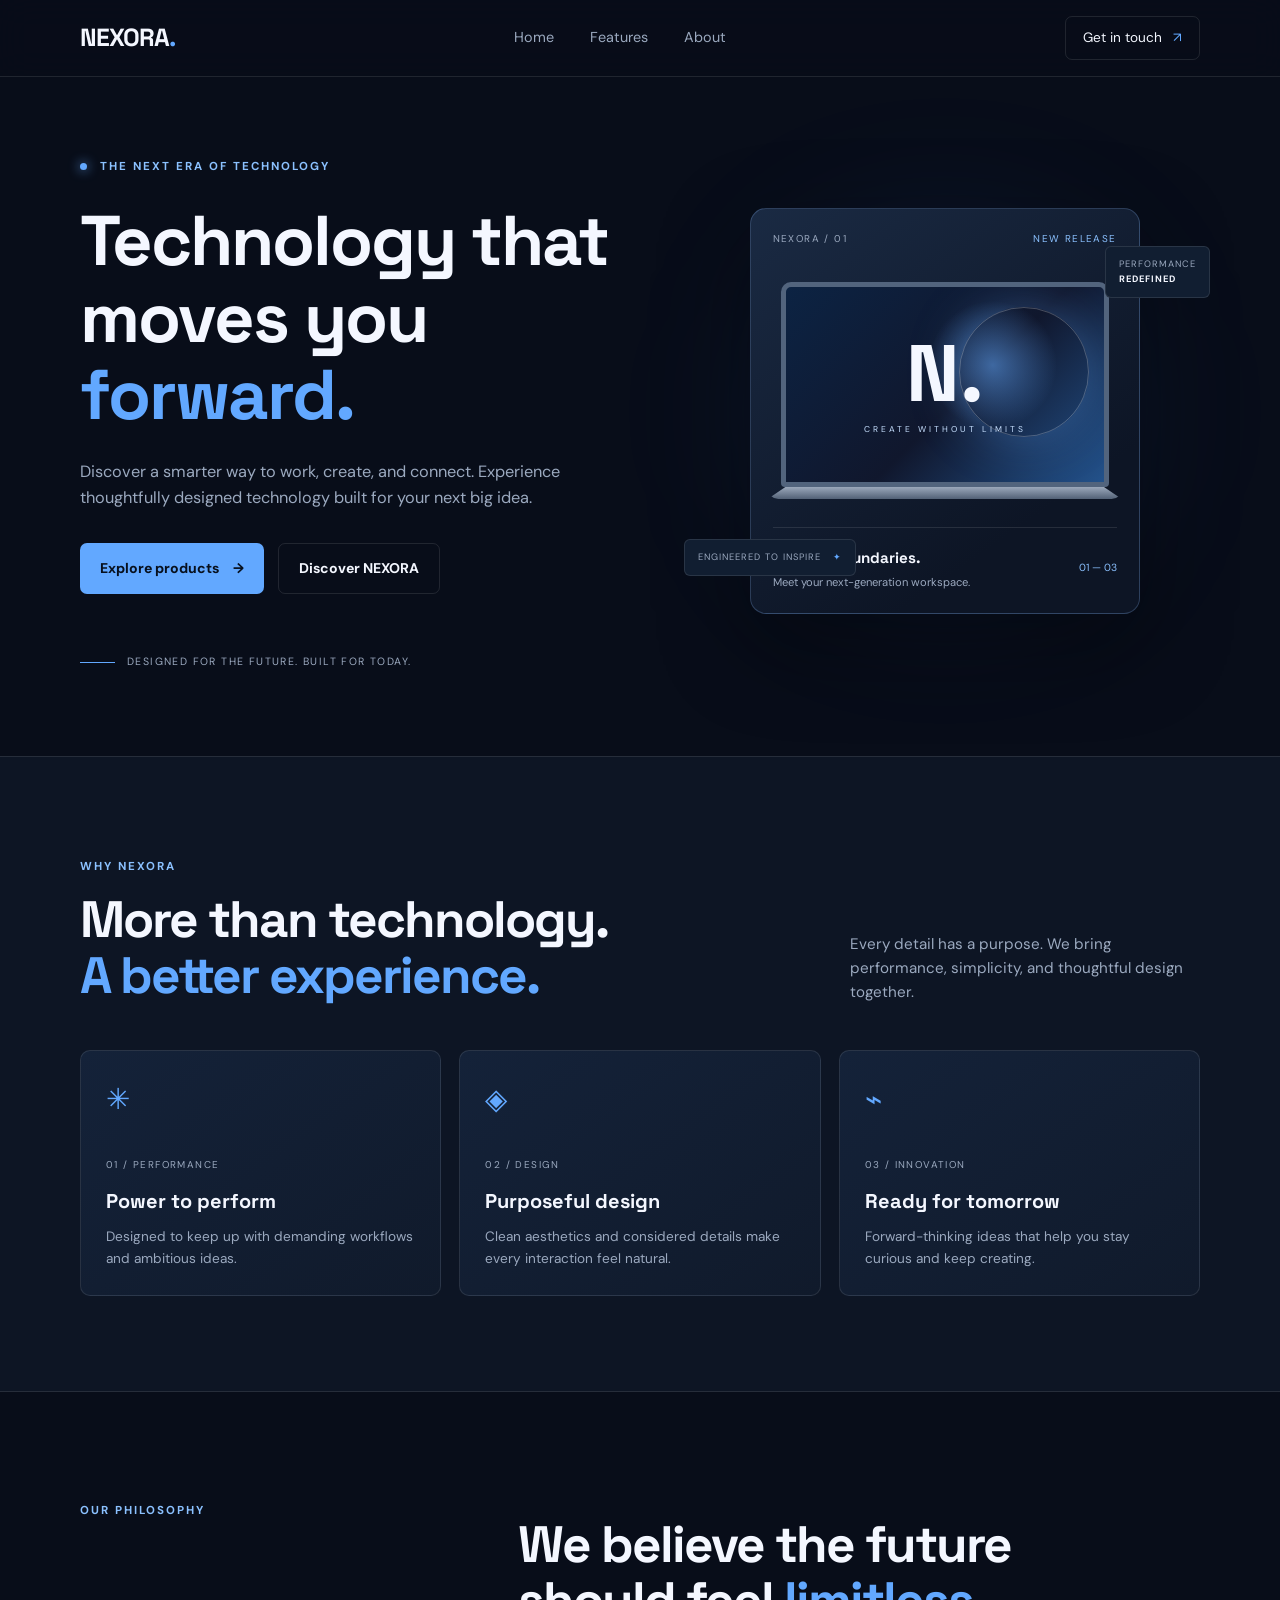
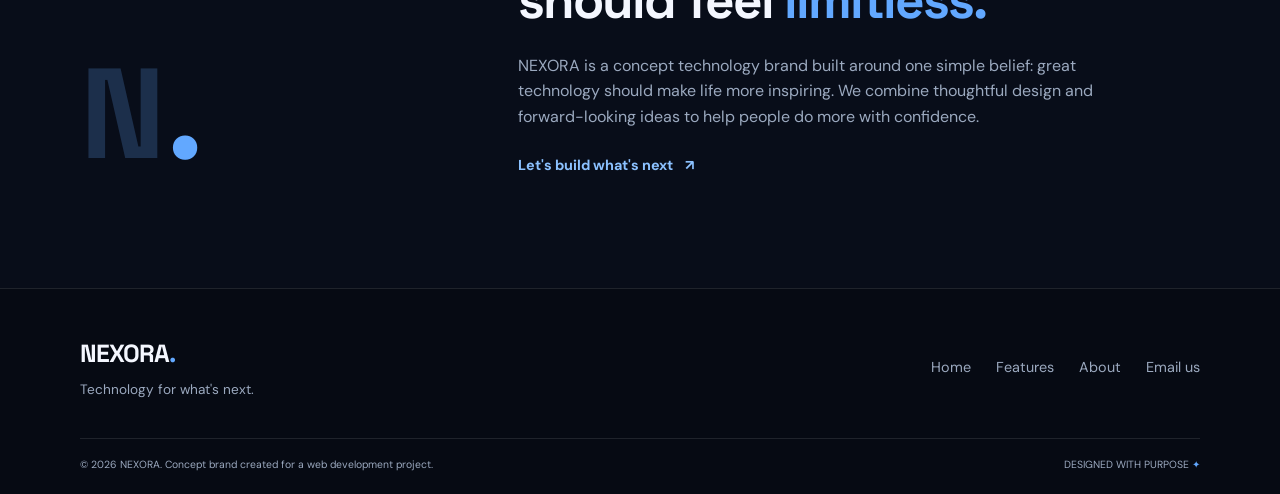
<file: index.html>
<!DOCTYPE html>
<html lang="en">
<head>
  <meta charset="UTF-8">
  <meta name="viewport" content="width=device-width, initial-scale=1.0">
  <meta name="description" content="NEXORA — technology designed for what's next.">
  <title>NEXORA | Technology for What's Next</title>
  <link rel="preconnect" href="https://fonts.googleapis.com">
  <link rel="preconnect" href="https://fonts.gstatic.com" crossorigin>
  <link href="https://fonts.googleapis.com/css2?family=DM+Sans:wght@400;500;600;700&family=Space+Grotesk:wght@400;500;600;700&display=swap" rel="stylesheet">
  <link rel="stylesheet" href="style.css">
</head>
<body>

  <!-- Navigation -->
  <header class="site-header">
    <nav class="navbar container">
      <a href="#home" class="logo">NEXORA<span>.</span></a>

      <div class="nav-links">
        <a href="#home">Home</a>
        <a href="#features">Features</a>
        <a href="#about">About</a>
      </div>

      <a href="#contact" class="nav-cta">Get in touch <span>↗</span></a>
    </nav>
  </header>

  <main>
    <!-- Hero Section -->
    <section class="hero container" id="home">
      <div class="hero-content">
        <span class="eyebrow">
          <span class="status-dot"></span>
          THE NEXT ERA OF TECHNOLOGY
        </span>

        <h1>Technology that moves you <span>forward.</span></h1>

        <p class="hero-description">
          Discover a smarter way to work, create, and connect.
          Experience thoughtfully designed technology built for your next big idea.
        </p>

        <div class="hero-actions">
          <a href="#features" class="button button-primary">
            Explore products <span>→</span>
          </a>
          <a href="#about" class="button button-secondary">Discover NEXORA</a>
        </div>

        <div class="hero-note">
          <span class="note-line"></span>
          DESIGNED FOR THE FUTURE. BUILT FOR TODAY.
        </div>
      </div>

      <div class="hero-visual">
        <div class="visual-glow"></div>
        <div class="orbit orbit-one"></div>
        <div class="orbit orbit-two"></div>

        <div class="product-card">
          <div class="product-top">
            <span>NEXORA / 01</span>
            <span class="product-status">NEW RELEASE</span>
          </div>

          <div class="device-art">
            <div class="device-screen">
              <div class="screen-mark">N.</div>
              <div class="screen-caption">CREATE WITHOUT LIMITS</div>
              <div class="screen-orb"></div>
            </div>
            <div class="device-base"></div>
          </div>

          <div class="product-bottom">
            <div>
              <strong>Beyond boundaries.</strong>
              <p>Meet your next-generation workspace.</p>
            </div>
            <span class="product-number">01 — 03</span>
          </div>
        </div>

        <div class="floating-label label-top">PERFORMANCE <strong>REDEFINED</strong></div>
        <div class="floating-label label-bottom">ENGINEERED TO INSPIRE <span>✦</span></div>
      </div>
    </section>

    <!-- Features Section -->
    <section class="features-section" id="features">
      <div class="container">
        <div class="section-heading">
          <div>
            <span class="eyebrow">WHY NEXORA</span>
            <h2>More than technology.<br><span>A better experience.</span></h2>
          </div>
          <p>
            Every detail has a purpose. We bring performance,
            simplicity, and thoughtful design together.
          </p>
        </div>

        <div class="feature-grid">
          <article class="feature-card">
            <div class="feature-icon">✳</div>
            <span class="feature-index">01 / PERFORMANCE</span>
            <h3>Power to perform</h3>
            <p>Designed to keep up with demanding workflows and ambitious ideas.</p>
          </article>

          <article class="feature-card">
            <div class="feature-icon">◈</div>
            <span class="feature-index">02 / DESIGN</span>
            <h3>Purposeful design</h3>
            <p>Clean aesthetics and considered details make every interaction feel natural.</p>
          </article>

          <article class="feature-card">
            <div class="feature-icon">⌁</div>
            <span class="feature-index">03 / INNOVATION</span>
            <h3>Ready for tomorrow</h3>
            <p>Forward-thinking ideas that help you stay curious and keep creating.</p>
          </article>
        </div>
      </div>
    </section>

    <!-- About Section -->
    <section class="about-section container" id="about">
      <div class="about-label">
        <span class="eyebrow">OUR PHILOSOPHY</span>
        <span class="about-symbol">N<span>.</span></span>
      </div>

      <div class="about-content">
        <h2>We believe the future should feel <span>limitless.</span></h2>
        <p>
          NEXORA is a concept technology brand built around one simple belief:
          great technology should make life more inspiring. We combine thoughtful
          design and forward-looking ideas to help people do more with confidence.
        </p>
        <a href="#contact" class="text-link">Let's build what's next <span>↗</span></a>
      </div>
    </section>
  </main>

  <!-- Footer -->
  <footer class="site-footer" id="contact">
    <div class="container footer-main">
      <div>
        <a href="#home" class="logo footer-logo">NEXORA<span>.</span></a>
        <p>Technology for what's next.</p>
      </div>

      <div class="footer-links">
        <a href="#home">Home</a>
        <a href="#features">Features</a>
        <a href="#about">About</a>
        <a href="mailto:hello@example.com">Email us</a>
      </div>
    </div>

    <div class="container footer-bottom">
      <span>© 2026 NEXORA. Concept brand created for a web development project.</span>
      <span>DESIGNED WITH PURPOSE <span class="footer-star">✦</span></span>
    </div>
  </footer>

</body>
</html>
</file>
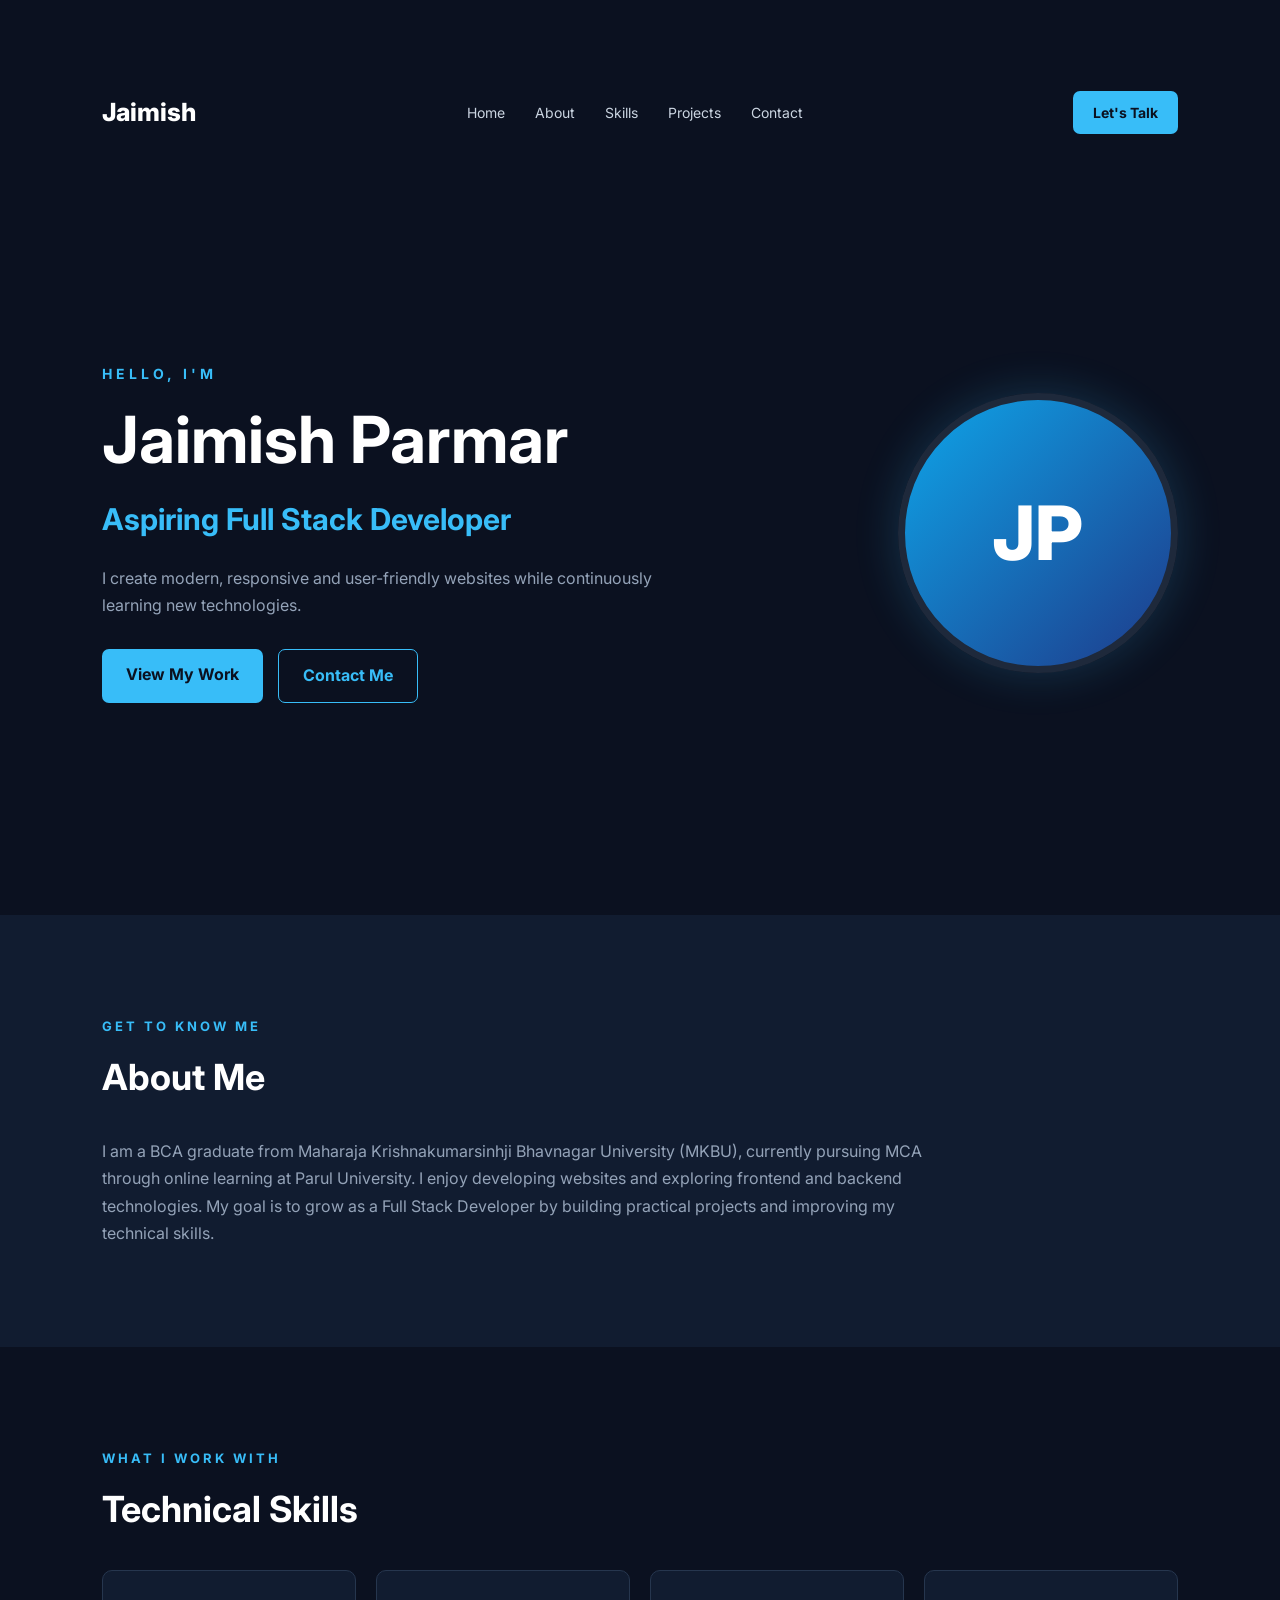
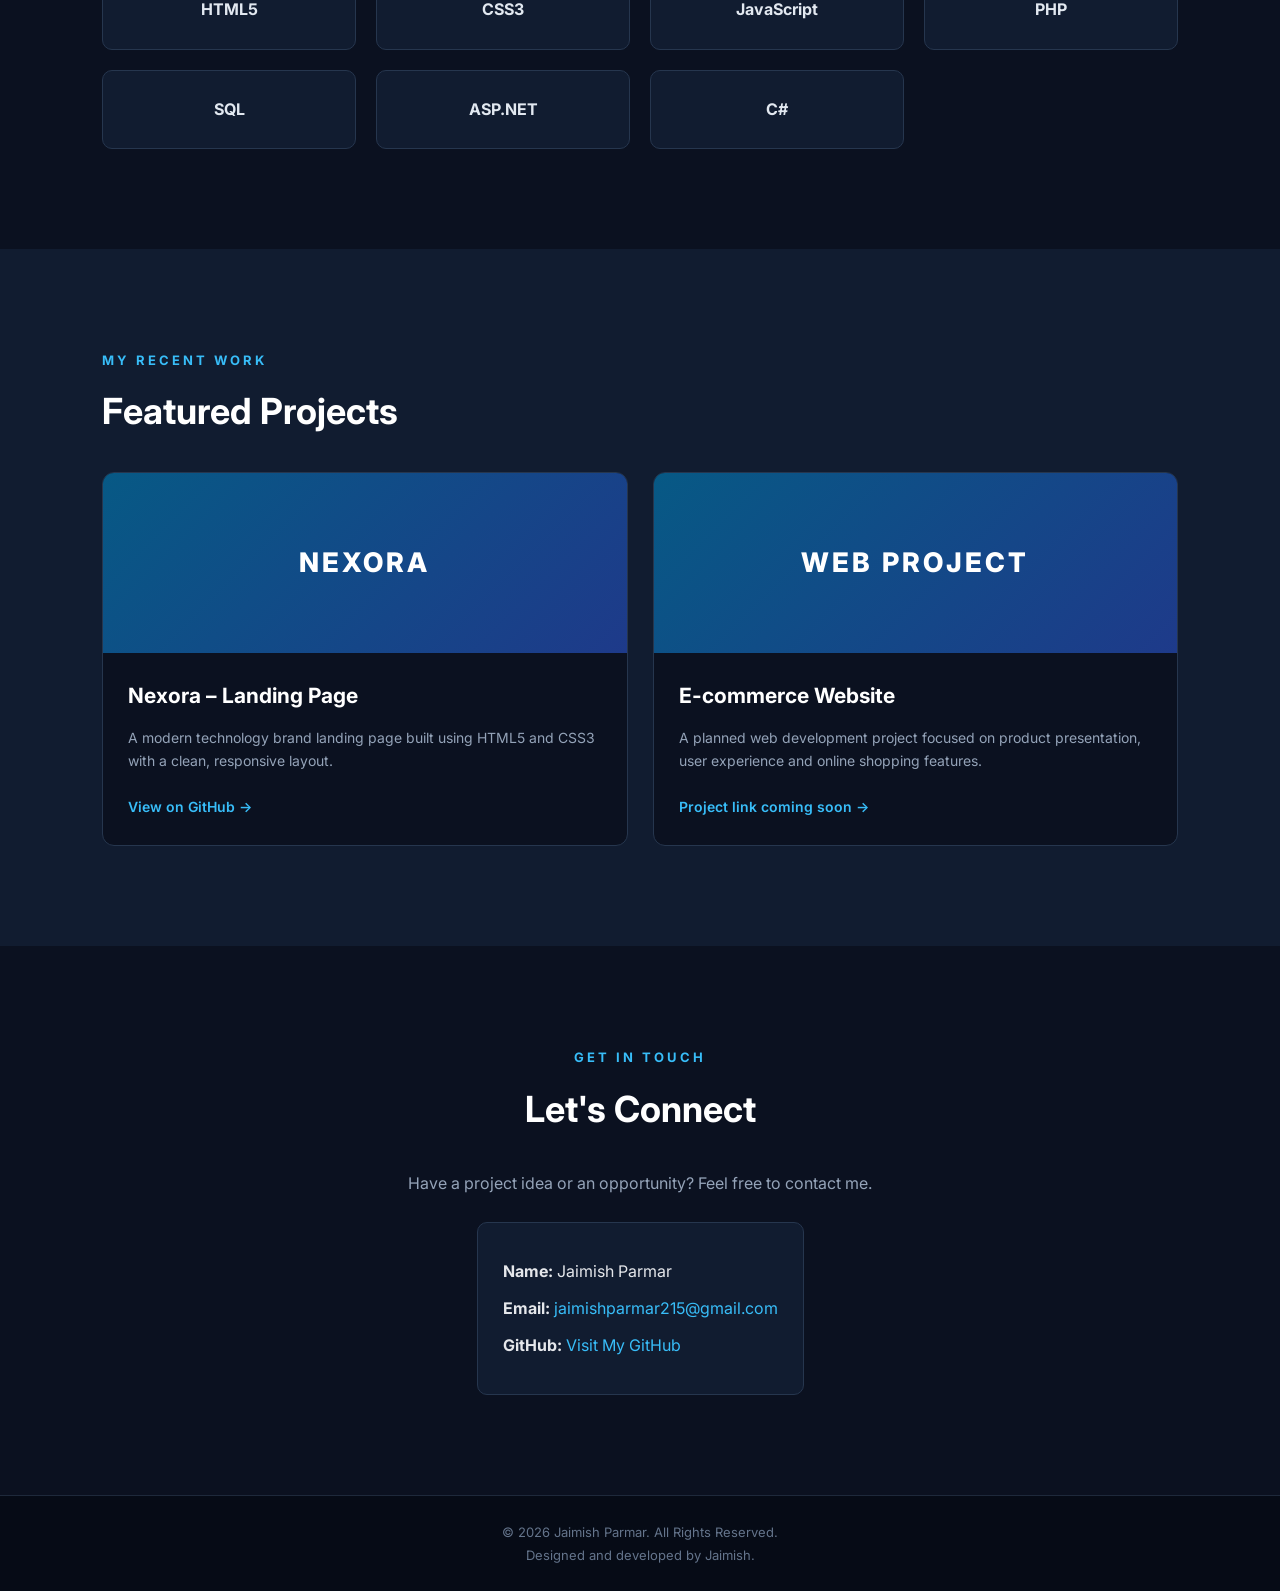
<file: WebDev-L1-PersonalPortfolio/index.html>
<!DOCTYPE html>
<html lang="en">
<head>
    <meta charset="UTF-8">
    <meta name="viewport" content="width=device-width, initial-scale=1.0">

    <meta name="description"
          content="Portfolio of Jaimish Parmar, Aspiring Full Stack Developer.">

    <title>Jaimish Parmar | Aspiring Full Stack Developer</title>

    <!-- Google Fonts -->
    <link rel="preconnect" href="https://fonts.googleapis.com">
    <link rel="preconnect" href="https://fonts.gstatic.com" crossorigin>
    <link href="https://fonts.googleapis.com/css2?family=Inter:wght@400;500;600;700;800&display=swap"
          rel="stylesheet">

    <!-- CSS -->
    <link rel="stylesheet" href="style.css">

    <!-- JavaScript -->
    <script src="script.js" defer></script>
</head>

<body>

    <!-- ================= HEADER ================= -->
    <nav class="navbar">
    <a href="#home" class="logo">Jaimish<span></span></a>

    <button class="menu-toggle" aria-label="Toggle navigation">
        ☰
    </button>

    <ul class="nav-links">
        <li><a href="#home">Home</a></li>
        <li><a href="#about">About</a></li>
        <li><a href="#skills">Skills</a></li>
        <li><a href="#projects">Projects</a></li>
        <li><a href="#contact">Contact</a></li>
    </ul>

    <a href="#contact" class="nav-button">Let's Talk</a>
</nav>



    <main>

        <!-- ================= HERO SECTION ================= -->
        <section id="home" class="hero">

            <div class="hero-content">
                <p class="intro-text">HELLO, I'M</p>

                <h1>Jaimish Parmar</h1>

                <h2>Aspiring Full Stack Developer</h2>

                <p class="hero-description">
                    I create modern, responsive and user-friendly
                    websites while continuously learning new technologies.
                </p>

                <div class="hero-buttons">
                    <a href="#projects" class="primary-button">
                        View My Work
                    </a>

                    <a href="#contact" class="secondary-button">
                        Contact Me
                    </a>
                </div>
            </div>

            <!-- Profile Avatar Placeholder -->
            <div class="profile-image">
                <div class="avatar-placeholder">
                    JP
                </div>
            </div>

        </section>


        <!-- ================= ABOUT SECTION ================= -->
        <section id="about" class="about section">

            <p class="section-subtitle">GET TO KNOW ME</p>
            <h2 class="section-title">About Me</h2>

            <p class="about-description">
                I am a BCA graduate from Maharaja Krishnakumarsinhji
                Bhavnagar University (MKBU), currently pursuing MCA
                through online learning at Parul University.

                I enjoy developing websites and exploring frontend
                and backend technologies. My goal is to grow as a
                Full Stack Developer by building practical projects
                and improving my technical skills.
            </p>

        </section>


        <!-- ================= SKILLS SECTION ================= -->
        <section id="skills" class="skills section">

            <p class="section-subtitle">WHAT I WORK WITH</p>
            <h2 class="section-title">Technical Skills</h2>

            <div class="skills-grid">

                <div class="skill-card">HTML5</div>
                <div class="skill-card">CSS3</div>
                <div class="skill-card">JavaScript</div>
                <div class="skill-card">PHP</div>
                <div class="skill-card">SQL</div>
                <div class="skill-card">ASP.NET</div>
                <div class="skill-card">C#</div>

            </div>

        </section>


        <!-- ================= PROJECTS SECTION ================= -->
        <section id="projects" class="projects section">

            <p class="section-subtitle">MY RECENT WORK</p>
            <h2 class="section-title">Featured Projects</h2>

            <div class="projects-grid">

                <!-- Project 1 -->
                <article class="project-card">

                    <div class="project-image">
                        <span>NEXORA</span>
                    </div>

                    <div class="project-content">
                        <h3>Nexora – Landing Page</h3>

                        <p>
                            A modern technology brand landing page
                            built using HTML5 and CSS3 with a clean,
                            responsive layout.
                        </p>

                        <a
                          href="https://github.com/jaimishparmar/OIBSIP"
                          target="_blank"
                          rel="noopener noreferrer">
                            View on GitHub →
                        </a>
                    </div>

                </article>


                <!-- Project 2 -->
                <article class="project-card">

                    <div class="project-image">
                        <span>WEB PROJECT</span>
                    </div>

                    <div class="project-content">
                        <h3>E-commerce Website</h3>

                        <p>
                            A planned web development project focused
                            on product presentation, user experience
                            and online shopping features.
                        </p>

                        <a href="#contact">
                            Project link coming soon →
                        </a>
                    </div>

                </article>

            </div>

        </section>


        <!-- ================= CONTACT SECTION ================= -->
        <section id="contact" class="contact section">

            <p class="section-subtitle">GET IN TOUCH</p>
            <h2 class="section-title">Let's Connect</h2>

            <p>
                Have a project idea or an opportunity?
                Feel free to contact me.
            </p>

            <div class="contact-details">

                <p>
                    <strong>Name:</strong> Jaimish Parmar
                </p>

                <p>
                    <strong>Email:</strong>
                    <a href="mailto:jaimishparmar215@gmail.com">
                        jaimishparmar215@gmail.com
                    </a>
                </p>

                <p>
                    <strong>GitHub:</strong>
                    <a href="https://github.com/jaimishparmar"
                       target="_blank"
                       rel="noopener noreferrer">
                        Visit My GitHub
                    </a>
                </p>

            </div>

        </section>

    </main>


    <!-- ================= FOOTER ================= -->
    <footer class="footer">
    <p>
        © <span id="year"></span> Jaimish Parmar. All Rights Reserved.
    </p>
    <p>Designed and developed by Jaimish.</p>
</footer>
</body>
</html>
</file>
<file: style.css>
/* ---------- Global styles ---------- */
:root {
  --background: #080d19;
  --surface: #101a2b;
  --surface-light: #16243a;
  --text: #f4f7ff;
  --muted: #9ba9bf;
  --accent: #62a8ff;
  --accent-bright: #8bc1ff;
  --border: rgba(255, 255, 255, 0.10);
}

* {
  margin: 0;
  padding: 0;
  box-sizing: border-box;
}

html {
  scroll-behavior: smooth;
  scroll-padding-top: 90px;
}

body {
  background: var(--background);
  color: var(--text);
  font-family: "DM Sans", sans-serif;
  line-height: 1.6;
}

a {
  color: inherit;
  text-decoration: none;
}

.container {
  width: min(1120px, 90%);
  margin-inline: auto;
}

.site-header {
  position: sticky;
  top: 0;
  z-index: 100;
  background: rgba(8, 13, 25, 0.88);
  backdrop-filter: blur(16px);
  border-bottom: 1px solid var(--border);
}

.navbar {
  min-height: 76px;
  display: flex;
  align-items: center;
  justify-content: space-between;
  gap: 24px;
}

.logo {
  font-family: "Space Grotesk", sans-serif;
  font-size: 1.55rem;
  font-weight: 700;
  letter-spacing: -1px;
}

.logo span,
.footer-logo span {
  color: var(--accent);
}

.nav-links {
  display: flex;
  gap: 36px;
}

.nav-links a,
.footer-links a {
  color: var(--muted);
  font-size: 0.9rem;
  transition: color 0.2s ease;
}

.nav-links a:hover,
.footer-links a:hover {
  color: var(--accent-bright);
}

.nav-cta {
  padding: 10px 17px;
  border: 1px solid var(--border);
  border-radius: 7px;
  font-size: 0.85rem;
}

.nav-cta span {
  color: var(--accent);
  margin-left: 7px;
}

/* ---------- Hero section ---------- */
.hero {
  min-height: 650px;
  display: grid;
  grid-template-columns: 1.05fr 0.95fr;
  align-items: center;
  gap: 45px;
  padding-top: 75px;
  padding-bottom: 85px;
}

.eyebrow {
  color: var(--accent-bright);
  font-size: 0.72rem;
  font-weight: 700;
  letter-spacing: 2px;
}

.status-dot {
  display: inline-block;
  width: 7px;
  height: 7px;
  margin-right: 8px;
  border-radius: 50%;
  background: var(--accent);
  box-shadow: 0 0 12px var(--accent);
}

.hero h1,
.section-heading h2,
.about-content h2 {
  font-family: "Space Grotesk", sans-serif;
  letter-spacing: -2px;
  line-height: 1.1;
}

.hero h1 {
  max-width: 620px;
  margin-top: 25px;
  font-size: clamp(2.8rem, 5.5vw, 4.6rem);
}

.hero h1 span,
.section-heading h2 span,
.about-content h2 span {
  color: var(--accent);
}

.hero-description {
  max-width: 490px;
  margin-top: 24px;
  color: var(--muted);
  font-size: 1.02rem;
}

.hero-actions {
  display: flex;
  flex-wrap: wrap;
  gap: 14px;
  margin-top: 32px;
}

.button {
  display: inline-flex;
  align-items: center;
  gap: 14px;
  padding: 13px 20px;
  border-radius: 7px;
  font-size: 0.88rem;
  font-weight: 700;
  transition: transform 0.2s ease, background 0.2s ease;
}

.button:hover {
  transform: translateY(-3px);
}

.button-primary {
  color: #07101d;
  background: var(--accent);
}

.button-primary:hover {
  background: var(--accent-bright);
}

.button-secondary {
  border: 1px solid var(--border);
}

.hero-note {
  display: flex;
  align-items: center;
  gap: 12px;
  margin-top: 60px;
  color: var(--muted);
  font-size: 0.66rem;
  letter-spacing: 1.4px;
}

.note-line {
  width: 35px;
  height: 1px;
  background: var(--accent);
}

/* ---------- Product illustration ---------- */
.hero-visual {
  position: relative;
  min-width: 0;
  display: grid;
  place-items: center;
  min-height: 440px;
}

.visual-glow {
  position: absolute;
  width: 300px;
  height: 300px;
  border-radius: 50%;
  background: rgba(54, 130, 255, 0.19);
  filter: blur(85px);
}

.orbit {
  position: absolute;
  width: 390px;
  height: 390px;
  border: 1px solid rgba(111, 171, 255, 0.12);
  border-radius: 50%;
}

.orbit-two {
  width: 320px;
  height: 320px;
  border-style: dashed;
}

.product-card {
  position: relative;
  z-index: 2;
  width: min(390px, 100%);
  padding: 22px;
  border: 1px solid rgba(143, 190, 255, 0.23);
  border-radius: 16px;
  background: linear-gradient(145deg, #1a2a43, #0d1525 75%);
  box-shadow: 0 30px 90px rgba(0, 0, 0, 0.4);
}

.product-top,
.product-bottom {
  display: flex;
  justify-content: space-between;
  align-items: center;
  gap: 12px;
}

.product-top {
  color: var(--muted);
  font-size: 0.62rem;
  letter-spacing: 1.4px;
}

.product-status {
  color: var(--accent-bright);
}

.device-art {
  padding: 35px 8px 28px;
}

.device-screen {
  position: relative;
  height: 205px;
  overflow: hidden;
  display: flex;
  flex-direction: column;
  align-items: center;
  justify-content: center;
  border: 5px solid #52647d;
  border-radius: 10px 10px 4px 4px;
  background:
    radial-gradient(circle at 65% 40%, rgba(100, 170, 255, 0.55), transparent 27%),
    linear-gradient(135deg, #0c2343, #10172d 55%, #23528b);
}

.screen-mark {
  position: relative;
  z-index: 2;
  font-family: "Space Grotesk", sans-serif;
  font-size: 5rem;
  font-weight: 700;
  line-height: 1;
}

.screen-caption {
  position: relative;
  z-index: 2;
  margin-top: 10px;
  color: #c7e0ff;
  font-size: 0.53rem;
  letter-spacing: 3px;
}

.screen-orb {
  position: absolute;
  width: 130px;
  height: 130px;
  right: 15px;
  top: 20px;
  border: 1px solid rgba(255, 255, 255, 0.23);
  border-radius: 50%;
  box-shadow: 0 0 50px rgba(98, 168, 255, 0.35);
}

.device-base {
  height: 12px;
  margin: 0 -13px;
  border-radius: 2px 2px 12px 12px;
  background: linear-gradient(#9ba8bb, #526176);
  clip-path: polygon(5% 0, 95% 0, 100% 100%, 0 100%);
}

.product-bottom {
  padding-top: 17px;
  border-top: 1px solid var(--border);
}

.product-bottom strong {
  font-family: "Space Grotesk", sans-serif;
  font-size: 0.95rem;
}

.product-bottom p {
  margin-top: 3px;
  color: var(--muted);
  font-size: 0.7rem;
}

.product-number {
  color: var(--accent-bright);
  font-size: 0.65rem;
  white-space: nowrap;
}

.floating-label {
  position: absolute;
  z-index: 3;
  padding: 10px 13px;
  border: 1px solid var(--border);
  border-radius: 6px;
  background: #111e31;
  color: var(--muted);
  font-size: 0.58rem;
  letter-spacing: 1px;
}

.floating-label strong {
  display: block;
  color: var(--text);
}

.label-top {
  top: 55px;
  right: -10px;
}

.label-bottom {
  bottom: 55px;
  left: -5px;
}

.label-bottom span {
  color: var(--accent);
  margin-left: 8px;
}

/* ---------- Features section ---------- */
.features-section {
  padding: 95px 0;
  background: #0d1524;
  border-top: 1px solid var(--border);
  border-bottom: 1px solid var(--border);
}

.section-heading {
  display: flex;
  justify-content: space-between;
  align-items: end;
  gap: 35px;
  margin-bottom: 45px;
}

.section-heading h2,
.about-content h2 {
  margin-top: 15px;
  font-size: clamp(2rem, 4vw, 3.2rem);
}

.section-heading > p {
  max-width: 350px;
  color: var(--muted);
  font-size: 0.95rem;
}

.feature-grid {
  display: grid;
  grid-template-columns: repeat(3, 1fr);
  gap: 18px;
}

.feature-card {
  min-height: 235px;
  padding: 25px;
  border: 1px solid var(--border);
  border-radius: 10px;
  background: linear-gradient(145deg, #142239, #101a2b);
  transition: transform 0.2s ease, border-color 0.2s ease;
}

.feature-card:hover {
  transform: translateY(-5px);
  border-color: rgba(98, 168, 255, 0.5);
}

.feature-icon {
  margin-bottom: 28px;
  color: var(--accent);
  font-size: 1.8rem;
}

.feature-index {
  color: var(--muted);
  font-size: 0.62rem;
  letter-spacing: 1.4px;
}

.feature-card h3 {
  margin-top: 10px;
  font-family: "Space Grotesk", sans-serif;
  font-size: 1.25rem;
}

.feature-card p {
  margin-top: 9px;
  color: var(--muted);
  font-size: 0.85rem;
}

/* ---------- About section ---------- */
.about-section {
  display: grid;
  grid-template-columns: 0.7fr 1.3fr;
  gap: 70px;
  padding-top: 110px;
  padding-bottom: 110px;
}

.about-label {
  display: flex;
  flex-direction: column;
  justify-content: space-between;
  align-items: flex-start;
}

.about-symbol {
  color: rgba(98, 168, 255, 0.22);
  font-family: "Space Grotesk", sans-serif;
  font-size: 8rem;
  font-weight: 700;
  line-height: 1;
}

.about-symbol span {
  color: var(--accent);
}

.about-content h2 {
  max-width: 650px;
}

.about-content p {
  max-width: 600px;
  margin-top: 23px;
  color: var(--muted);
}

.text-link {
  display: inline-flex;
  gap: 12px;
  margin-top: 25px;
  color: var(--accent-bright);
  font-size: 0.9rem;
  font-weight: 700;
}

/* ---------- Footer ---------- */
.site-footer {
  padding: 45px 0 20px;
  border-top: 1px solid var(--border);
  background: #060a13;
}

.footer-main,
.footer-bottom {
  display: flex;
  justify-content: space-between;
  align-items: center;
  gap: 25px;
}

.footer-main > div:first-child p {
  margin-top: 5px;
  color: var(--muted);
  font-size: 0.85rem;
}

.footer-links {
  display: flex;
  flex-wrap: wrap;
  gap: 25px;
}

.footer-bottom {
  margin-top: 38px;
  padding-top: 18px;
  border-top: 1px solid var(--border);
  color: var(--muted);
  font-size: 0.65rem;
}

.footer-star {
  color: var(--accent);
}

/* ---------- Responsive design ---------- */
@media (max-width: 800px) {
  .hero {
    grid-template-columns: 1fr;
    padding-top: 65px;
    gap: 25px;
  }

  .hero-visual {
    min-height: 420px;
  }

  .section-heading {
    align-items: flex-start;
    flex-direction: column;
  }

  .feature-grid {
    grid-template-columns: 1fr 1fr;
  }

  .about-section {
    grid-template-columns: 1fr;
    gap: 30px;
  }

  .about-symbol {
    font-size: 5rem;
  }
}

@media (max-width: 560px) {
  .navbar {
    min-height: 68px;
    flex-wrap: wrap;
    gap: 10px;
    padding-top: 12px;
    padding-bottom: 12px;
  }

  .logo {
    font-size: 1.3rem;
  }

  .nav-links {
    order: 3;
    width: 100%;
    justify-content: space-between;
    gap: 12px;
  }

  .nav-links a {
    font-size: 0.8rem;
  }

  .nav-cta {
    padding: 8px 10px;
    font-size: 0.75rem;
  }

  .hero {
    padding-top: 55px;
    padding-bottom: 55px;
  }

  .hero h1 {
    font-size: 2.7rem;
  }

  .hero-description {
    font-size: 0.92rem;
  }

  .hero-note {
    margin-top: 38px;
    font-size: 0.55rem;
  }

  .hero-visual {
    min-height: 350px;
  }

  .product-card {
    padding: 16px;
  }

  .device-screen {
    height: 175px;
  }

  .orbit {
    width: 300px;
    height: 300px;
  }

  .orbit-two {
    width: 250px;
    height: 250px;
  }

  .label-top {
    right: -3px;
    top: 15px;
  }

  .label-bottom {
    left: -3px;
    bottom: 15px;
  }

  .features-section {
    padding: 70px 0;
  }

  .feature-grid {
    grid-template-columns: 1fr;
  }

  .feature-card {
    min-height: auto;
  }

  .about-section {
    padding-top: 75px;
    padding-bottom: 75px;
  }

  .footer-main,
  .footer-bottom {
    align-items: flex-start;
    flex-direction: column;
  }

  .footer-links {
    gap: 17px;
  }
}
</file>
<file: WebDev-L1-PersonalPortfolio/style.css>
/* =========================================
   JAIMISH PARMAR - PERSONAL PORTFOLIO
   Complete Responsive Stylesheet
========================================= */


/* ===============================
   1. GLOBAL SETTINGS
================================ */

* {
    margin: 0;
    padding: 0;
    box-sizing: border-box;
}

html {
    scroll-behavior: smooth;
    scroll-padding-top: 90px;
}

body {
    font-family: 'Inter', sans-serif;
    background-color: #0b1120;
    color: #e5e7eb;
    line-height: 1.7;
    padding-top: 75px;
}

a {
    text-decoration: none;
    color: inherit;
}

.section {
    padding: 100px 8%;
}

.section-title {
    font-size: 36px;
    color: #ffffff;
    margin-bottom: 30px;
}

.section-subtitle {
    color: #38bdf8;
    font-size: 13px;
    font-weight: 700;
    letter-spacing: 3px;
    margin-bottom: 10px;
}


/* ===============================
   2. FIXED NAVIGATION BAR
================================ */

header {
    position: fixed;
    top: 0;
    left: 0;
    width: 100%;
    height: 75px;
    z-index: 1000;
    background: rgba(11, 17, 32, 0.97);
    backdrop-filter: blur(12px);
    border-bottom: 1px solid #1e293b;
}

.navbar {
    height: 75px;
    padding: 0 8%;
    display: flex;
    justify-content: space-between;
    align-items: center;
    gap: 25px;
}

.logo {
    font-size: 25px;
    font-weight: 800;
    color: #ffffff;
    white-space: nowrap;
}

.logo span {
    color: #38bdf8;
}

.nav-links {
    display: flex;
    align-items: center;
    gap: 30px;
    list-style: none;
}

.nav-links a {
    color: #cbd5e1;
    font-size: 14px;
    transition: 0.3s;
}

.nav-links a:hover {
    color: #38bdf8;
}

.nav-button {
    background: #38bdf8;
    color: #0b1120;
    padding: 10px 20px;
    border-radius: 7px;
    font-size: 14px;
    font-weight: 700;
    transition: 0.3s;
    white-space: nowrap;
}

.nav-button:hover {
    background: #ffffff;
}

.menu-toggle {
    display: none;
    background: none;
    border: none;
    color: #ffffff;
    font-size: 28px;
    cursor: pointer;
}


/* ===============================
   3. HERO SECTION
================================ */

.hero {
    min-height: 85vh;
    padding: 80px 8%;
    display: flex;
    justify-content: space-between;
    align-items: center;
    gap: 50px;
}

.hero-content {
    max-width: 650px;
}

.intro-text {
    color: #38bdf8;
    font-size: 14px;
    font-weight: 700;
    letter-spacing: 4px;
    margin-bottom: 15px;
}

.hero h1 {
    color: #ffffff;
    font-size: clamp(40px, 6vw, 65px);
    line-height: 1.2;
    margin-bottom: 15px;
}

.hero h2 {
    color: #38bdf8;
    font-size: clamp(21px, 3vw, 30px);
    margin-bottom: 20px;
}

.hero-description {
    color: #94a3b8;
    font-size: 16px;
    max-width: 550px;
    margin-bottom: 30px;
}

.hero-buttons {
    display: flex;
    gap: 15px;
    flex-wrap: wrap;
}

.primary-button,
.secondary-button {
    display: inline-block;
    padding: 12px 24px;
    border-radius: 7px;
    font-weight: 700;
    transition: 0.3s;
}

.primary-button {
    background: #38bdf8;
    color: #0b1120;
}

.primary-button:hover {
    background: #ffffff;
    transform: translateY(-3px);
}

.secondary-button {
    border: 1px solid #38bdf8;
    color: #38bdf8;
}

.secondary-button:hover {
    background: #38bdf8;
    color: #0b1120;
}


/* ===============================
   4. PROFILE AVATAR
================================ */

.profile-image {
    display: flex;
    justify-content: center;
    align-items: center;
    flex-shrink: 0;
}

.avatar-placeholder {
    width: 280px;
    height: 280px;
    border-radius: 50%;
    background: linear-gradient(135deg, #0ea5e9, #1e3a8a);
    border: 7px solid #1e293b;
    box-shadow: 0 0 45px rgba(56, 189, 248, 0.2);
    display: flex;
    justify-content: center;
    align-items: center;
    color: #ffffff;
    font-size: 75px;
    font-weight: 800;
}


/* ===============================
   5. ABOUT SECTION
================================ */

.about {
    background: #111c30;
}

.about-description {
    max-width: 850px;
    color: #94a3b8;
    font-size: 16px;
}


/* ===============================
   6. SKILLS SECTION
================================ */

.skills-grid {
    display: grid;
    grid-template-columns: repeat(4, 1fr);
    gap: 20px;
}

.skill-card {
    background: #111c30;
    border: 1px solid #26364e;
    border-radius: 10px;
    padding: 25px 15px;
    text-align: center;
    color: #e2e8f0;
    font-weight: 700;
    transition: 0.3s;
}

.skill-card:hover {
    border-color: #38bdf8;
    color: #38bdf8;
    transform: translateY(-5px);
}


/* ===============================
   7. PROJECTS SECTION
================================ */

.projects {
    background: #111c30;
}

.projects-grid {
    display: grid;
    grid-template-columns: repeat(2, 1fr);
    gap: 25px;
}

.project-card {
    background: #0b1120;
    border: 1px solid #26364e;
    border-radius: 12px;
    overflow: hidden;
    transition: 0.3s;
}

.project-card:hover {
    transform: translateY(-6px);
    border-color: #38bdf8;
}

.project-image {
    height: 180px;
    background: linear-gradient(135deg, #075985, #1e3a8a);
    display: flex;
    justify-content: center;
    align-items: center;
    color: #ffffff;
    font-size: 27px;
    font-weight: 800;
    letter-spacing: 3px;
}

.project-content {
    padding: 25px;
}

.project-content h3 {
    color: #ffffff;
    font-size: 21px;
    margin-bottom: 12px;
}

.project-content p {
    color: #94a3b8;
    font-size: 14px;
    margin-bottom: 20px;
}

.project-content a {
    color: #38bdf8;
    font-weight: 600;
    font-size: 14px;
}

.project-content a:hover {
    color: #ffffff;
}


/* ===============================
   8. CONTACT SECTION
================================ */

.contact {
    text-align: center;
}

.contact > p:not(.section-subtitle) {
    color: #94a3b8;
    margin-bottom: 25px;
}

.contact-details {
    display: inline-block;
    text-align: left;
    background: #111c30;
    border: 1px solid #26364e;
    border-radius: 10px;
    padding: 25px;
}

.contact-details p {
    margin: 10px 0;
}

.contact-details a {
    color: #38bdf8;
    overflow-wrap: anywhere;
}


/* ===============================
   9. FOOTER
================================ */

.footer {
    background: #060b16;
    border-top: 1px solid #1e293b;
    padding: 25px 8%;
    text-align: center;
    color: #64748b;
    font-size: 13px;
}


/* ===============================
   10. TABLET RESPONSIVENESS
================================ */

@media (max-width: 900px) {

    .navbar {
        padding: 0 5%;
    }

    .nav-links {
        gap: 15px;
    }

    .hero {
        min-height: auto;
        flex-direction: column-reverse;
        text-align: center;
        padding-top: 60px;
    }

    .hero-description {
        margin-left: auto;
        margin-right: auto;
    }

    .hero-buttons {
        justify-content: center;
    }

    .skills-grid {
        grid-template-columns: repeat(2, 1fr);
    }
}


/* ===============================
   11. MOBILE RESPONSIVENESS
================================ */

@media (max-width: 600px) {

    .section {
        padding: 70px 6%;
    }

    /* Navbar */

    .navbar {
        padding: 0 6%;
        justify-content: space-between;
    }

    .logo {
        font-size: 23px;
    }

    .menu-toggle {
        display: block;
    }

    .nav-button {
        display: none;
    }

    /* Mobile Dropdown Menu */

    .nav-links {
        display: none;
        position: absolute;
        top: 75px;
        left: 0;
        width: 100%;
        flex-direction: column;
        align-items: center;
        gap: 20px;
        padding: 25px 0;
        background: #0b1120;
        border-bottom: 1px solid #26364e;
        z-index: 1001;
    }

    .nav-links.active {
        display: flex;
    }

    .nav-links a {
        font-size: 14px;
    }

    /* Hero */

    .hero {
        padding: 55px 6%;
    }

    .avatar-placeholder {
        width: 200px;
        height: 200px;
        font-size: 55px;
    }

    /* Headings */

    .section-title {
        font-size: 29px;
    }

    /* Skills and Projects */

    .skills-grid,
    .projects-grid {
        grid-template-columns: 1fr;
    }

    /* Contact */

    .contact-details {
        max-width: 100%;
        padding: 18px;
    }

    /* Footer */

    .footer {
        padding: 22px 5%;
    }
}
</file>
